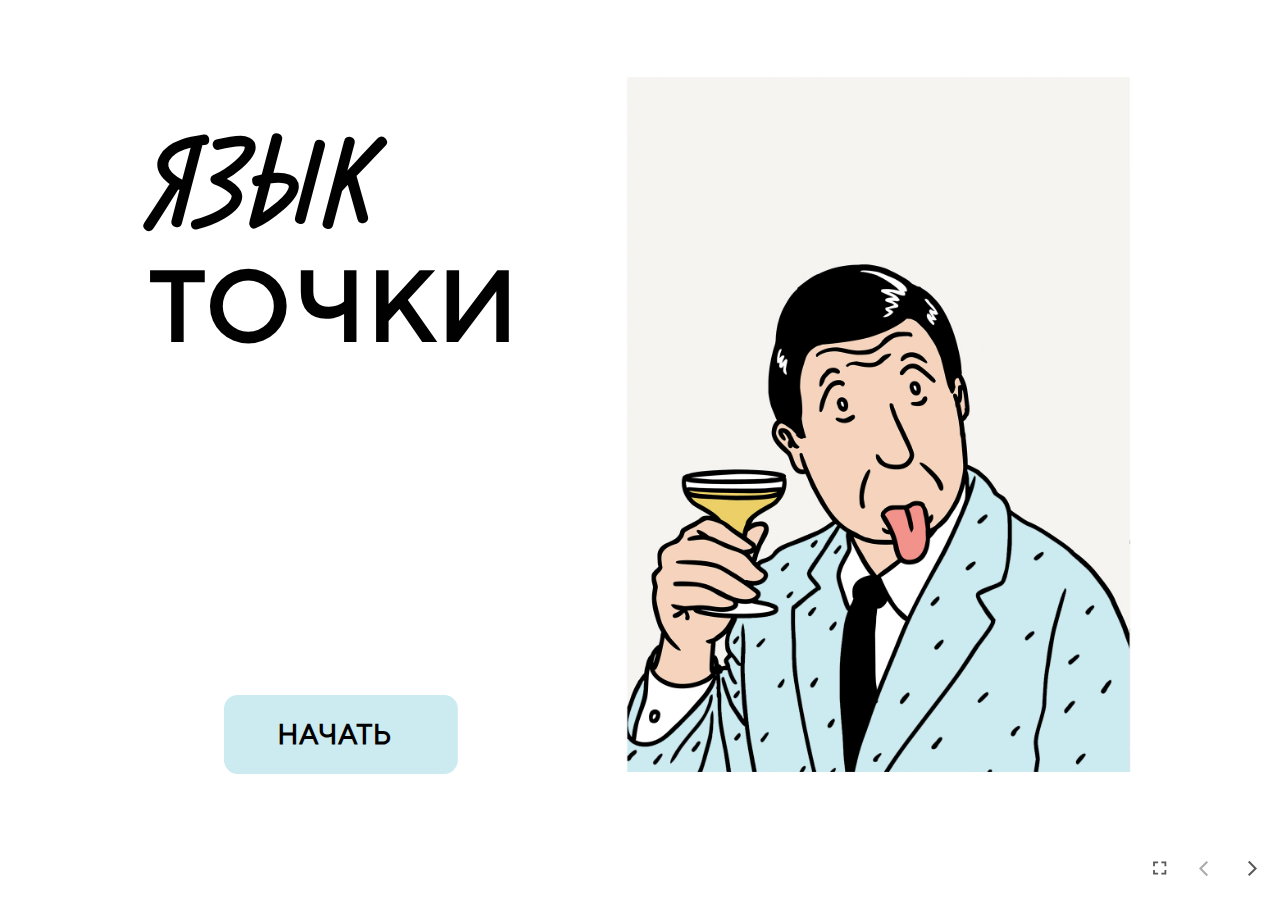
<file: story.html>
﻿<!doctype html>
<html lang="ru-RU">
<head>
  <meta charset="utf-8">
  <!-- Created using Storyline 360 - http://www.articulate.com  -->
  <!-- version: 3.80.31058.0 -->
  <title>&#1071;&#1079;&#1099;&#1082; &#1058;&#1086;&#1095;&#1082;&#1080;</title>
  <meta http-equiv="x-ua-compatible" content="IE=edge"/>
  <meta name="viewport" content="width=device-width,initial-scale=1,user-scalable=no,shrink-to-fit=no,minimal-ui"/>
  <meta name="apple-mobile-web-app-capable" content="yes"/>
  <style>
    html, body { height: 100%; padding: 0; margin: 0 }
    #app { height: 100%; width: 100%; }
  </style>

  <script>
    window.DS = {};
    window.globals = {
      DATA_PATH_BASE: '',
      HAS_FRAME: true,
      HAS_SLIDE: true,

      lmsPresent: false,
      tinCanPresent: false,
      cmi5Present: false,
      aoSupport: false,
      scale: 'noscale',
      captureRc: false,
      browserSize: 'optimal',
      bgColor: '#FFFFFF',
      features: 'ConnectionMessages,DropIn1,DropIn2,DropIn3,DropIn4,DropIn5,FullScreenToggle,HyperlinkHoverStateFix,LayerPresentAsDialog,MultipleQuizTracking,UpdatedThemeEditor',
      themeName: 'unified',
      preloaderColor: '#8C8C8C',
      suppressAnalytics: false,
      productChannel: 'stable',
      publishSource: 'storyline',
      aid: 'aid|da45f95f-ff6d-47fd-af95-2651e24dcf5c',
      cid: '52b8bac0-8de1-4120-a79d-37d137fc5e85',
      playerVersion: '3.80.31058.0',
      publishTimestamp: '2023-12-11T11:34:10.4397747Z',
      maxIosVideoElements: 10,
      connectionSettings: { message: '%D0%92%D1%8B%20%D0%BD%D0%B5%20%D0%B2%20%D1%81%D0%B5%D1%82%D0%B8.%20%D0%9F%D1%8B%D1%82%D0%B0%D0%B5%D0%BC%D1%81%D1%8F%20%D0%B2%D0%BE%D1%81%D1%81%D1%82%D0%B0%D0%BD%D0%BE%D0%B2%D0%B8%D1%82%D1%8C%20%D1%81%D0%B2%D1%8F%D0%B7%D1%8C...', useDarkTheme: true, mode: 'disabled' },

      
      parseParams: function(qs) {
        if (window.globals.parsedParams != null) {
          return window.globals.parsedParams;
        }
        qs = (qs || window.location.search.substr(1)).split('+').join(' ');
        var params = {},
            tokens,
            re = /[?&]?([^=]+)=([^&]*)/g;

        while (tokens = re.exec(qs)) {
          params[decodeURIComponent(tokens[1]).trim()] =
            decodeURIComponent(tokens[2]).trim();
        }
        window.globals.parsedParams = params;
        return params;
      }

    };
  </script>
  <script>
    var isIe11 = ('ActiveXObject' in window || window.MSBlobBuilder != null)
      && window.msCrypto != null && !window.ActiveXObject;
    if (isIe11) {
      window.globals.unsupportedBrowser = true;
      document.write(atob('[base64]'));
    }
  </script>
  
  <script>window.THREE = { };</script>
  
</head>
<body style="background: #FFFFFF" class="cs-HTML theme-unified">
  <!-- 360 -->
  <script>!function(){var e,i=/iPhone/i,o=/iPod/i,n=/iPad/i,t=/\biOS-universal(?:.+)Mac\b/i,r=/\bAndroid(?:.+)Mobile\b/i,a=/Android/i,d=/(?:SD4930UR|\bSilk(?:.+)Mobile\b)/i,p=/Silk/i,l=/Windows Phone/i,u=/\bWindows(?:.+)ARM\b/i,b=/BlackBerry/i,s=/BB10/i,c=/Opera Mini/i,f=/\b(CriOS|Chrome)(?:.+)Mobile/i,h=/Mobile(?:.+)Firefox\b/i,v=function(e){return void 0!==e&&"MacIntel"===e.platform&&"number"==typeof e.maxTouchPoints&&e.maxTouchPoints>1&&"undefined"==typeof MSStream};e=function(e){var m={userAgent:"",platform:"",maxTouchPoints:0};e||"undefined"==typeof navigator?"string"==typeof e?m.userAgent=e:e&&e.userAgent&&(m={userAgent:e.userAgent,platform:e.platform,maxTouchPoints:e.maxTouchPoints||0}):m={userAgent:navigator.userAgent,platform:navigator.platform,maxTouchPoints:navigator.maxTouchPoints||0};var g=m.userAgent,y=g.split("[FBAN");void 0!==y[1]&&(g=y[0]),void 0!==(y=g.split("Twitter"))[1]&&(g=y[0]);var A=function(e){return function(i){return i.test(e)}}(g),w={apple:{phone:A(i)&&!A(l),ipod:A(o),tablet:!A(i)&&(A(n)||v(m))&&!A(l),universal:A(t),device:(A(i)||A(o)||A(n)||A(t)||v(m))&&!A(l)},amazon:{phone:A(d),tablet:!A(d)&&A(p),device:A(d)||A(p)},android:{phone:!A(l)&&A(d)||!A(l)&&A(r),tablet:!A(l)&&!A(d)&&!A(r)&&(A(p)||A(a)),device:!A(l)&&(A(d)||A(p)||A(r)||A(a))||A(/\bokhttp\b/i)},windows:{phone:A(l),tablet:A(u),device:A(l)||A(u)},other:{blackberry:A(b),blackberry10:A(s),opera:A(c),firefox:A(h),chrome:A(f),device:A(b)||A(s)||A(c)||A(h)||A(f)},any:!1,phone:!1,tablet:!1};return w.any=w.apple.device||w.android.device||w.windows.device||w.other.device,w.phone=w.apple.phone||w.android.phone||w.windows.phone,w.tablet=w.apple.tablet||w.android.tablet||w.windows.tablet,w}(),"object"==typeof exports&&"undefined"!=typeof module?module.exports=e:"function"==typeof define&&define.amd?define((function(){return e})):this.isMobile=e}();
    window.isMobile.apple.tablet = window.isMobile.apple.tablet ||
      (navigator.platform === 'MacIntel' && navigator.maxTouchPoints > 1);
    window.isMobile.apple.device = window.isMobile.apple.device || window.isMobile.apple.tablet;
    window.isMobile.tablet = window.isMobile.tablet || window.isMobile.apple.tablet;
    window.isMobile.any = window.isMobile.any || window.isMobile.apple.tablet;
  </script>

  <div id="focus-sink" tabindex="-1"></div>

  <div id="preso"></div>
  <script>
    (function() {

      var classTypes = [ 'desktop', 'mobile', 'phone', 'tablet' ];

      var addDeviceClasses = function(prefix, testObj) {
        var curr, i;
        for (i = 0; i < classTypes.length; i++) {
          curr = classTypes[i];
          if (testObj[curr]) {
            document.body.classList.add(prefix + curr);
          }
        }
      };

      var params = window.globals.parseParams(),
          isDevicePreview = params.devicepreview === '1',
          isPhoneOverride = params.deviceType === 'phone' || (isDevicePreview && params.phone == '1'),
          isTabletOverride = (params.deviceType === 'tablet' || isDevicePreview) && !isPhoneOverride,
          isMobileOverride = isPhoneOverride || isTabletOverride;

      var deviceView = {
        desktop: !window.isMobile.any && !isMobileOverride,
        mobile: window.isMobile.any || isMobileOverride,
        phone: isPhoneOverride || (window.isMobile.phone && !isTabletOverride),
        tablet: isTabletOverride || window.isMobile.tablet
      };

      window.globals.deviceView = deviceView;
      window.isMobile.desktop = !window.isMobile.any;
      window.isMobile.mobile = window.isMobile.any;

      addDeviceClasses('view-', deviceView);

    })();
  </script>
  
  <script src='story_content/user.js' type=text/javascript></script>
  <div class="slide-loader"></div>

  <script>
    var doc = document, loader = doc.body.querySelector('.slide-loader'); [ 1, 2, 3 ].forEach(function(n) { var d = doc.createElement('div'); d.style.backgroundColor = window.globals.preloaderColor; d.classList.add('mobile-loader-dot'); d.classList.add('dot' + n); loader.appendChild(d); });
  </script>

  <div class="mobile-load-title-overlay" style="display: none">
    <div class="mobile-load-title">&#1071;&#1079;&#1099;&#1082; &#1058;&#1086;&#1095;&#1082;&#1080;</div>
  </div>

  <div class="mobile-chrome-warning"></div>

  
<style>
  .warn-connection-dialog {
    display: none;
    background: transparent;
    pointer-events: all;
    position: fixed;
    left: 0;
    top: 0;
    width: 100%;
    height: 100%;
    z-index: 999;
  }

  .warn-connection-content {
    pointer-events: all;
    border-radius: 4px;
    background: white;
    border: 1px solid #E7E7E7;
    color: #333333;
    box-shadow: 0 2px 4px rgba(0, 0, 0, 0.25);
    transition: all 150ms ease-out;
    position: absolute;
    white-space: nowrap;
  }

  .view-phone.is-landscape .warn-connection-content {
    left: 23px;
    bottom: 23px;
  }

  .view-tablet.is-landscape .warn-connection-content {
    left: 50%;
    top: 20px;
    transform: translateX(-50%);
  }

  .is-portrait .warn-connection-content {
    transform: translate(-50%, calc(-100% - 15px));
  }

  .warn-connection-content p {
    display: inline-block;
    margin: 0 8px 0 0;
    line-height: 33px;
    font-size: 11px;
  }

  .warn-connection-content svg {
    position: relative;
    vertical-align: middle;
    margin: 0 2px 2px 8px;
  }

  .view-desktop .warn-connection-content {
    left: 1.5em;
    bottom: 1.5em;
  }

  .view-desktop .warn-connection-content p {
    font-size: 1.1em;
  }

  .is-offline .warn-connection-dialog {
    display: block;
  }

  .is-offline .cs-panel * {
    pointer-events: none !important;
  }

  .is-offline .cs-panel {
    pointer-events: all !important;
  }

  .is-offline #nav-controls * {
    pointer-events: none !important;
  }

  .is-offline #nav-controls {
    pointer-events: all !important;
  }
</style>

<div class="warn-connection-dialog" role="alertdialog" aria-modal="true" tabindex="0" aria-labelledby="warn-connection-message">
  <div class="warn-connection-content">
    <svg width="17" height="15" viewBox="0 0 17 15" xmlns="http://www.w3.org/2000/svg">
      <path fill="#8F0000" stroke="white" d="M16.07,12.98 L15.88,12.23 L9.51,1.21 C8.97,0.26,7.6,0.26,7.06,1.21 L0.69,12.23 C0.15,13.16,0.81,14.36,1.91,14.36 H14.65 C15.47,14.36,16.05,13.7,16.07,12.98 Z"/>
      <path fill="white" stroke="white" d="M8.58,5.5 C8.35,5.28,8.5,5.35,8.21,5.32 C8.09,5.35,7.97,5.49,7.96,5.67 C7.97,5.79,7.98,5.92,7.98,6.04 L7.98,6.04 C7.99,6.17,8,6.31,8.01,6.43 L8.01,6.44 C8.03,6.92,8.06,7.41,8.09,7.9 L8.09,7.9 C8.12,8.39,8.14,8.88,8.17,9.37 C8.17,9.39,8.18,9.42,8.2,9.44 C8.23,9.46,8.25,9.47,8.28,9.47 C8.31,9.47,8.34,9.46,8.35,9.44 C8.37,9.43,8.38,9.4,8.39,9.35 L8.39,9.34 C8.39,9.24,8.4,9.15,8.4,9.05 L8.4,9.05 C8.41,8.96,8.41,8.86,8.42,8.75 C8.43,8.44,8.45,8.12,8.47,7.81 L8.47,7.81 C8.49,7.49,8.51,7.18,8.53,6.87 C8.55,6.46,8.56,6.05,8.59,5.64 L8.6,5.62 C8.6,5.57,8.59,5.53,8.58,5.5 L8.21,5.32 Z"/>
      <circle fill="white" stroke="white" cx="8.3" cy="11.35" r="0.3"/>
    </svg>
    <p id="warn-connection-message">You are offline. Trying to reconnect...</p>
  </div>
</div>

<script>
  (function() {
    window.DS.connection = {
      warningShown: false,
      assets: {},
      loadingAssetGroup: false,
      retryDelay: 500
    };

    var connectionSettings = window.globals.connectionSettings || {};

    // The `window.globals.features` variable must be set in `webpack.dev.config` when testing locally - it is not enough
    // to have it in the data - but it must be set there as well.
    var useConnectionMessages = window.AbortController != null &&
      window.location.protocol != 'file:' &&
      window.globals.features.indexOf('ConnectionMessages') != -1 &&
      connectionSettings.mode === 'normal';

    window.DS.connection.useConnectionMessages = useConnectionMessages;

    var assetCount = 0;
    var checkLoadedId;


    if (useConnectionMessages && connectionSettings != null) {
      var contentEl = document.querySelector('.warn-connection-content');
      var messageEl = contentEl.querySelector('p');

      if (connectionSettings.useDarkTheme) {
        contentEl.style.borderColor = '#BABBBA';
        contentEl.style.backgroundColor = '#282828';
        contentEl.style.color = '#FFFFFF';
      }

      if (connectionSettings.message != null) {
        messageEl.textContent = window.decodeURIComponent(connectionSettings.message);
      }
    }

    function checkAssetsReady() {
      for (var i in DS.connection.assets) {
        if (!DS.connection.assets[i].success) {
          return false;
        }
      }
      return true;
    }

    function stopAssetGroup() {
      if (!useConnectionMessages) { return; }

      assetCount = 0;

      DS.connection.oldAssetGroup = DS.connection.assets;
      DS.connection.assets = {};
      DS.connection.loadingAssetGroup = false;
      clearInterval(checkLoadedId);
    }

    function startAssetGroup() {
      if (!useConnectionMessages) { return; }
      var ticks = 0;
      clearInterval(checkLoadedId);
      checkLoadedId = setInterval(function() {
        var loaded = 0;
        if (assetCount === 0 && loaded === 0) {
          clearInterval(checkLoadedId);
          return;
        }

        for (var i in DS.connection.assets) {
          if (DS.connection.assets[i].success) {
            loaded++;
          }
        }

        if (assetCount === loaded && checkAssetsReady()) {
          for (var i in DS.connection.assets) {
            if (DS.connection.assets[i].action) {
              DS.connection.assets[i].action();
            }
          }
          hideWarning();
          stopAssetGroup();
        }
      }, 100)
    }

    function requiredAsset(url, action, retry, type) {
      if (!useConnectionMessages) { return; }
      if (DS.connection.assets[url]) { return; }

      DS.connection.assets[url] = {
        success: false, action: action, retry: retry, type: type
      };
      assetCount = Object.keys(DS.connection.assets).length;
      if (!DS.connection.loadingAssetGroup) {
        startAssetGroup();
      }
      DS.connection.loadingAssetGroup = true;
    }

    function assetLoaded(url) {
      if (!useConnectionMessages) { return; }
      if (DS.connection.assets[url]) {
        DS.connection.assets[url].success = true;
      }
    }

    function assetFailed(url) {
      if (!useConnectionMessages) { return; }
      if (!DS.connection.assets[url]) {
        if (/\.js$/.test(url) && url.indexOf('transcripts') === -1) {
          setTimeout(function() {
            if (DS.connection.lastSlideLoaded != null) {
              DS.connection.lastSlideLoaded();
            }
          }, DS.connection.retryDelay);
        }
        return;
      }
      if (!DS.connection.warningShown) { showWarning(); }
      if (DS.connection.assets[url].retry) {
        setTimeout(function() {
          if (!DS.connection.assets[url].success) {
            DS.connection.assets[url].retry()
          }
        }, DS.connection.retryDelay);
      }
    }

    function hideWarning() {
      document.body.classList.remove('is-offline');
      DS.connection.warningShown = false;
      enableKeys();
    }
    DS.connection.hideWarning = hideWarning

    function showWarning(btn) {
      document.body.classList.add('is-offline')
      DS.connection.warningShown = true;
      updateWarningPosition();
      disableKeys();
    }

    function updateWarningPosition() {
      if (!DS.connection.warningShown) {
        return;
      }

      var isPortrait = document.body.classList.contains('is-portrait');
      var warningEl = document.querySelector('.warn-connection-content');

      if (isPortrait) {
        var slide = document.querySelector('.primary-slide');
        var slideRect = slide.getBoundingClientRect();

        warningEl.style.top = `${slideRect.top}px`
        warningEl.style.left = `${slideRect.left + slideRect.width / 2}px`
      } else {
        warningEl.style.top = null;
        warningEl.style.left = null;
      }

      window.requestAnimationFrame(updateWarningPosition);
    }

    function onDisableKeyDown(e) {
      e.preventDefault();
      e.stopImmediatePropagation();
    }

    function onDisableKeyUp(e) {
      e.preventDefault();
      e.stopImmediatePropagation();
    }

    var accStyle = document.createElement('style');
    var warnDialogEl = document.querySelector('.warn-connection-dialog');

    function disableKeys() {
      if (DS.views.nsStack.length === 1) {
        DS.views.nsStack[0].tabReachable = false
        DS.views.nsStack[0].updateTabIndex(true, true);
      }

      accStyle.innerHTML = '.acc-shadow-dom { display: none; }';
      document.body.appendChild(accStyle);

      warnDialogEl.parentNode.append(warnDialogEl);
      warnDialogEl.focus();
    }

    function enableKeys() {
      document.body.removeChild(accStyle);
      if (DS.views.nsStack.length === 1 && DS.views.nsStack[0].name === '_frame') {
        DS.views.nsStack[0].tabReachable = true;
        DS.views.nsStack[0].updateTabIndex();
      }
    }

    // these will all be noops if the feature flag isn't set in
    // the data and `window.globals.features`
    DS.connection.requiredAsset = requiredAsset;
    DS.connection.assetLoaded = assetLoaded;
    DS.connection.assetFailed = assetFailed;
    DS.connection.stopAssetGroup = stopAssetGroup;
    DS.connection.startAssetGroup = startAssetGroup;
  })();
</script>


  <script>
    
    if (window.autoSpider && window.vInterfaceObject) {
      document.querySelector('.mobile-load-title-overlay').style.display = 'none';
    }
  </script>

  

  <link rel="stylesheet" href="html5/data/css/output.min.css" data-noprefix/>
</body>
<script src="html5/lib/scripts/bootstrapper.min.js"></script>
</html>
</file>
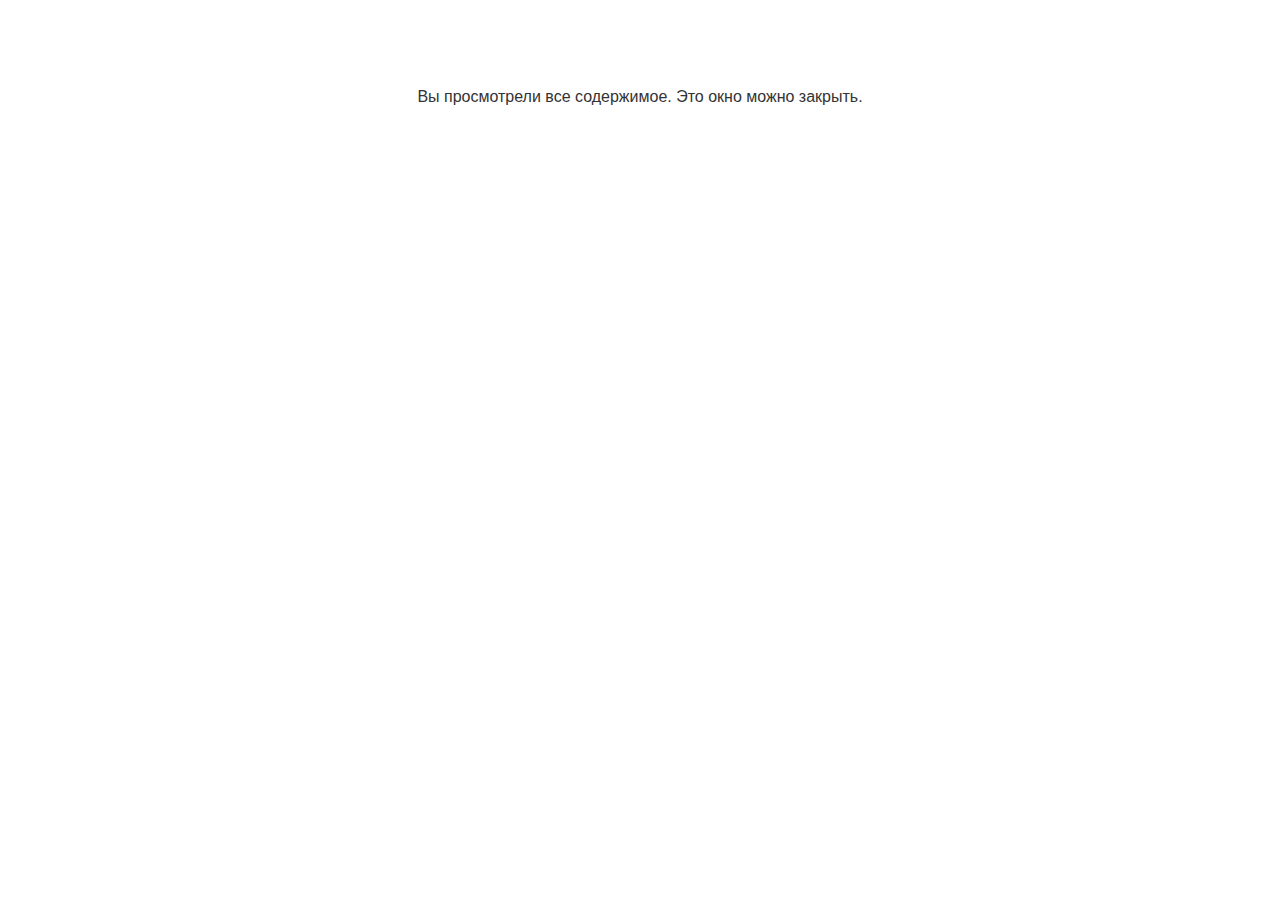
<file: lms/goodbye.html>
<!doctype html>
<html>
<body style="background-color: #ffffff;">

<p role="alert" style="color: #333333;font-family: Lato, articulate, tahoma, arial;font-size: medium;text-align: center;">
<br><br><br><br>
Вы просмотрели все содержимое. Это окно можно закрыть.
</p>

</body>
</html>
</file>
